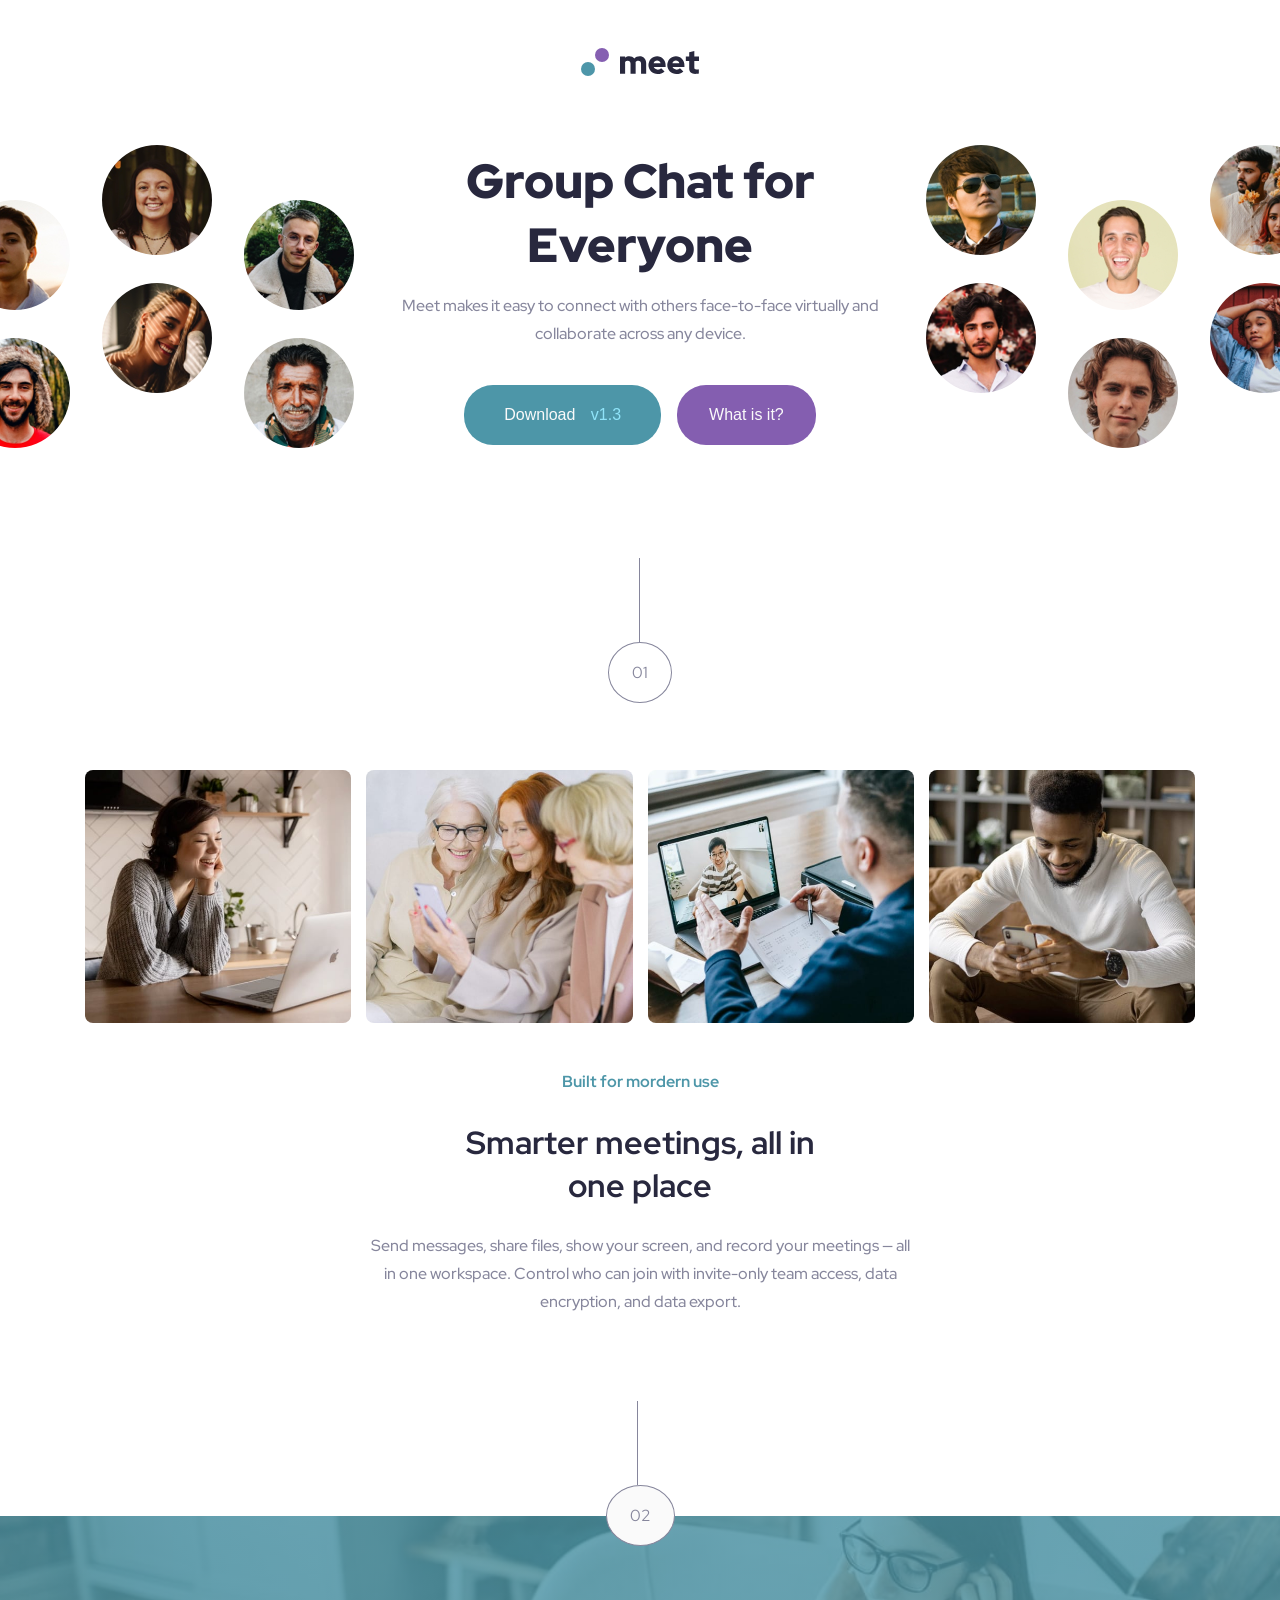
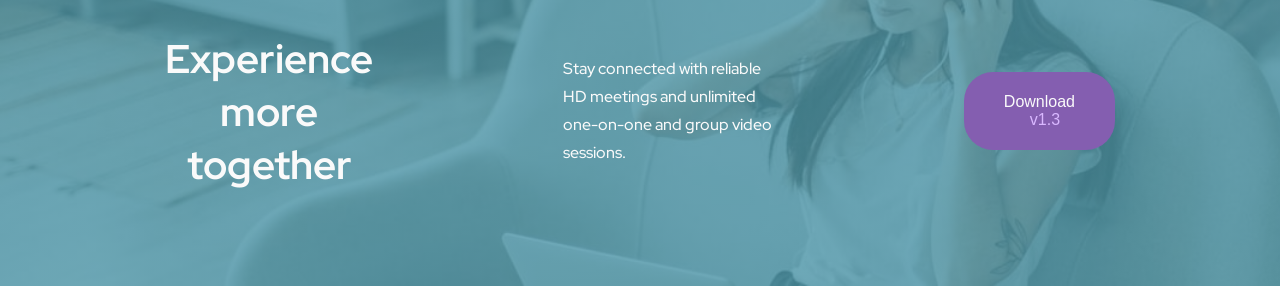
<file: index.html>
<!DOCTYPE html>
<html lang="en">
<head>
  <meta charset="UTF-8">
  <!-- displays site properly based on user's device -->
  <meta name="viewport" content="width=device-width, initial-scale=1.0">
  <!-- favicon -->
  <link rel="icon" type="image/png" sizes="32x32" href="./assets/favicon-32x32.png">
  <!-- typography -->
  <link rel="preconnect" href="https://fonts.googleapis.com">
  <link rel="preconnect" href="https://fonts.gstatic.com" crossorigin>
  <link href="https://fonts.googleapis.com/css2?family=Red+Hat+Display:wght@500;900&display=swap" rel="stylesheet">
  <!-- styles -->
  <link rel="stylesheet" href="styles.css">
  <title>Frontend Mentor | Meet landing page</title>
</head>
<body>
  <header>
    <img src="assets/logo.svg" alt="Meet Logo">
  </header>
  <main>
    <div class="hero-imgs mobile-only">
      <img src="assets/desktop/image-hero-left.png" alt="Hero Image Left" class="hero-img-left">
      <img src="assets/desktop/image-hero-right.png" alt="Hero Image Right" class="hero-img-right">
    </div>
    <section class="section-01">
      <img class="desktop-only hero-img-left" src="assets/desktop/image-hero-left.png" alt="Hero Image Left">
      <div class="section-01-txt">
        <h1>Group Chat for Everyone</h1>
        <p>Meet makes it easy to connect with others face-to-face virtually and collaborate across any device.</p>
        <div class="buttons">
          <button>Download <span>v1.3</span></button>
          <button>What is it?</button>
        </div>
      </div>
      <img class="desktop-only hero-img-right" src="assets/desktop/image-hero-right.png" alt="Hero Image Right">
    </section>
    <section class="section-02">
      <div class="transition-img">
        <div class="line"></div>
        <div class="num">01</div>
      </div>
      <div class="section-02-imgs">
        <img class="img-1" src="assets/desktop/image-woman-in-videocall.jpg" alt="">
        <img class="img-2" src="assets/desktop/image-women-videochatting.jpg" alt="">
        <img class="img-3" src="assets/desktop/image-men-in-meeting.jpg" alt="">
        <img class="img-4" src="assets/desktop/image-man-texting.jpg" alt="">
      </div>
      <div class="section-02-txt">
        <h3>Built for mordern use</h3>
        <h2>Smarter meetings, all in one place</h2>
        <p>Send messages, share files, show your screen, and record your meetings — all in one workspace. Control who can join with invite-only team access, data encryption, and data export.</p>
      </div>
    </section>
    <section class="section-03">
      <div class="float-img">
        <div class="line"></div>
        <div class="num">02</div>
      </div>
      <div class="section-03-txt">
        <h2>Experience more together</h2>
        <p>Stay connected with reliable HD meetings and unlimited one-on-one and group video sessions.</p>
        <button>Download <span>v1.3</span></button>
      </div>
    </section>
  </main>
</body>
</html>
</file>
<file: styles.css>
/* ------------------------------ Mobile First Design ------------------------------ */

/* -------------------- 
    Variables
---------------------*/
:root {
    /* Primary colors */
    --clr-prim-1: hsl(192, 37%, 48%);
    --clr-prim-2: hsl(268, 34%, 53%);
    --clr-prim-3: hsl(240, 21%, 20%);
    --clr-prim-4: hsl(240, 10%, 57%);

    /* Secondary colors */
    --clr-sec-1: hsl(192, 90%, 77%);
    --clr-sec-2: hsl(268,100%,86%);
    --clr-sec-3: hsl(0, 0%, 98%);

    /* Fonts */
    --main-font: 'Red Hat Display', sans-serif;
}

/* -------------------- 
    Global Styles
---------------------*/
*, ::before, ::after {
    margin: 0;
    padding: 0;
    box-sizing: border-box;
}
body {
    font-family: var(--main-font);
    font-size: 16px;
    text-align: center;
}
header {
    margin: 48px auto 54px auto;
}
h1 {
    font-weight: 900;
    font-size: 40px;
    margin-bottom: 15px;
    color: var(--clr-prim-3);
}
h2 {
    font-size: 2rem;
    margin-bottom: 25px;
    color: var(--clr-prim-3);
}
h3 {
    color: var(--clr-prim-1);
    font-size: 1rem;
    margin-bottom: 29px;
}
p {
    font-weight: 500;
    line-height: 1.75;
    color: var(--clr-prim-4);
}
button {
    color: var(--clr-sec-3);
    border: none;
    border-radius: 29px;
    font-size: 16px;
}
button span {
    color: var(--clr-sec-1);
    margin-left: 11px;
}

/* -------------------- 
    Class Styles
---------------------*/

/* hero imgs */
.hero-imgs {
    display: flex;
    justify-content: center;
    align-items: center;
}
.hero-imgs img {
    width: 56%
}
.desktop-only {
    display: none;
}

/* section-01 */
.section-01 {
    margin: 48px 24px 64px 24px;
}
.buttons {
    display: flex;
    flex-direction: column;
    justify-content: center;
    align-items: center;
    margin-top: 37px;
}
.buttons button:first-child {
    background-color: var(--clr-prim-1);
    margin-bottom: 16px;
    padding: 21px 40px;
}
.buttons button:last-child {
    background-color: var(--clr-prim-2);
    padding: 21px 32px;
}

/* section-02 */
.section-02 {
    display: flex;
    flex-direction: column;
    justify-content: center;
    align-items: center;
    margin-left: 24px;
    margin-right: 24px;
}
.transition-img {
    margin-top: 64px;
    margin-bottom: 64px;
}
.line {
    height: 84px;
    border-left: solid 1px var(--clr-prim-4);
    margin-left: 31px;
}
.num {
    border: solid 1px var(--clr-prim-4);
    border-radius: 50%;
    padding: 19px 23px;
    color: var(--clr-prim-4);
}
.section-02-imgs {
    display: grid;
    grid-template-columns: 1fr 1fr;
    grid-template-rows: 1fr 1fr;
    column-gap: 25px;
    row-gap: 25px;
    grid-template-areas: 
        "ltop rtop"
        "lbot rbot";
    margin-bottom: 64px;
}
.section-02-imgs img {
    width: 100%;
    border-radius: 8px;
}
.img-1 {
    grid-area: ltop;
}
.img-2 {
    grid-area: rtop;
}
.img-3 {
    grid-area: lbot;
}
.img-4 {
    grid-area: rbot;
}
/* section-03 */
.section-03 {
    display: flex;
    flex-direction: column;
    justify-content: center;
    align-items: center;
    position: relative;
    margin-top: 200px;
}
.float-img {
    position: absolute;
    bottom: 387px;
}
.float-img .num {
    background-color: var(--clr-sec-3);
}
.section-03-txt {
    padding-top: 64px;
    background-image: url(assets/mobile/image-footer.jpg); /* fallback */
    background-image: linear-gradient(rgba(77, 150, 168, 0.8), rgba(77, 150, 168, 0.8)),
    url(assets/mobile/image-footer.jpg);
    background-size: cover;
    background-repeat: none;
    padding-left: 24px;
    padding-right: 24px;
}
.section-03-txt h2,
.section-03-txt p {
    color: var(--clr-sec-3);
}
.section-03-txt h2 {
    margin-bottom: 17px;
}
.section-03-txt p {
    margin-bottom: 34px;
}
.section-03-txt button {
    background-color: var(--clr-prim-2);
    margin-bottom: 72px;
    padding: 21px 40px;
}
.section-03-txt span {
    color: var(--clr-sec-2);
}

/* ------------------------------ Tablet Design ------------------------------ */
@media screen and (min-width: 700px) {
    /* -------------------- 
        Global Styles
    ---------------------*/
    header {
        margin: 48px auto 64px auto;
    }
    h1 {
        font-size: 48px;
    }
    /* -------------------- 
        Class Styles
    ---------------------*/

    /* section-01 */
    .section-01 {
        margin: 72px 155px 80px 155px;
    }
    .buttons {
        flex-direction: row;
    }
    .buttons button:first-child {
        margin-bottom: 0;
        margin-right: 16px;
    }

    /* section-02 */
    .section-02-txt {
        margin-left: 98px;
        margin-right: 98px;
    }
    .section-02-txt h2 {
        margin-left: 64px;
        margin-right: 64px;
    }
    .transition-img {
        margin-top: 0px;
        margin-bottom: 67px;
    }
    .section-02-imgs {
        display: grid;
        grid-template-columns: 1fr 1fr 1fr 1fr;
        grid-template-rows: 1fr;
        column-gap: 15px;
        grid-template-areas: 
            "ltop rtop lbot rbot";
        margin-bottom: 48px;
    }

    /* section-03 */
    .float-img {
        bottom: 314px;
    }
    .section-03-txt {
        padding-left: 98px;
        padding-right: 98px;
        background-image: url(assets/tablet/image-footer.jpg); /* fallback */
        background-image: linear-gradient(rgba(77, 150, 168, 0.8), rgba(77, 150, 168, 0.8)),
        url(assets/tablet/image-footer.jpg);
        width: 100vw;
    }
}

/* ------------------------------ Sm Desktop Design ------------------------------ */
@media screen and (min-width: 1200px) {
    /* -------------------- 
        Global Styles
    ---------------------*/
    .buttons button:first-child:hover {
        background-color: var(--clr-sec-1);
        cursor: pointer;
    }
    .buttons button:first-child:hover span {
        color: var(--clr-prim-1);
    }
    .buttons button:last-child:hover {
        background-color: var(--clr-sec-2);
        cursor: pointer;
    }
    /* -------------------- 
        Class Styles
    ---------------------*/
    .mobile-only {
        display: none;
    }

    /* section-01 */
    .section-01 {
        display: flex;
        justify-content: center;
        align-items: center;
        margin: 0 0 110px 0;
    }
    .desktop-only {
        display: block;
    }
    .hero-img-left {
        margin-left: -2.5rem;
    }
    .section-01-txt {
        margin: 0 2rem;
    }
    .hero-img-right {
        margin-right: -2.5rem;
    }

    /* section-02 */
    .section-02 {
        max-width: 1110px;
        margin: auto;
    }
    .section-02-txt {
        max-width: 540px;
    }

    /* section-03 */
    .float-img {
        bottom: 340px;
    }
    .section-03-txt {
        display: flex;
        justify-content: space-between;
        align-items: center;
        padding: 116px 165px 95px 165px;
        background-image: url(assets/desktop/image-footer.jpg); /* fallback */
        background-image: linear-gradient(rgba(77, 150, 168, 0.8), 
            rgba(77, 150, 168, 0.8)), url(assets/desktop/image-footer.jpg);
    }
    .section-03-txt h2,
    .section-03-txt button {
        margin: 0;
    } 
    .section-03-txt h2 {
        font-size: 40px;
    }
    .section-03-txt p {
        margin: 0 190px;
        text-align: left;
    }
    .section-03-txt button:hover {
        background-color: var(--clr-sec-2);
        cursor: pointer;
    } 
    .section-03-txt button:hover span {
        color: var(--clr-prim-2);
    }
}

/* ------------------------------ Lg Desktop Design ------------------------------ */
@media screen and (min-width: 1400px) {
    /* -------------------- 
        Global Styles
    ---------------------*/
    h1 {
        font-size: 64px;
        max-width: 445px;
        margin-left: auto;
        margin-right: auto;
    }

    /* -------------------- 
        Class Styles
    ---------------------*/

    /* section-01 */
    .section-01 {
        max-width: 1440px;
        margin-left: auto;
        margin-right: auto;
    }
    .section-01 img {
        max-width: 450px;
    }
    .section-01-txt {
        max-width: 540px;
        margin: 0 5.5rem;
    }
    .section-01-txt p {
        font-size: 18px;   
    }

    /* section-02 */
    .section-02-txt h2 {
        font-size: 40px;
        max-width: 445px;
        margin-left: auto;
        margin-right: auto;
    }

    /* section-03 */
    .float-img {
        bottom: 285px;
    }
    .section-03 {
        max-width: 1440px;
        margin-left: auto;
        margin-right: auto;
    }
    .section-03-txt h2 {
        max-width: 350px;
        text-align: left;
    }
    .section-03-txt p {
        max-width: 350px;
        margin:0;
    }
    .section-03-txt button {
        max-width: 193px;
        display: flex;
    }
}
</file>
